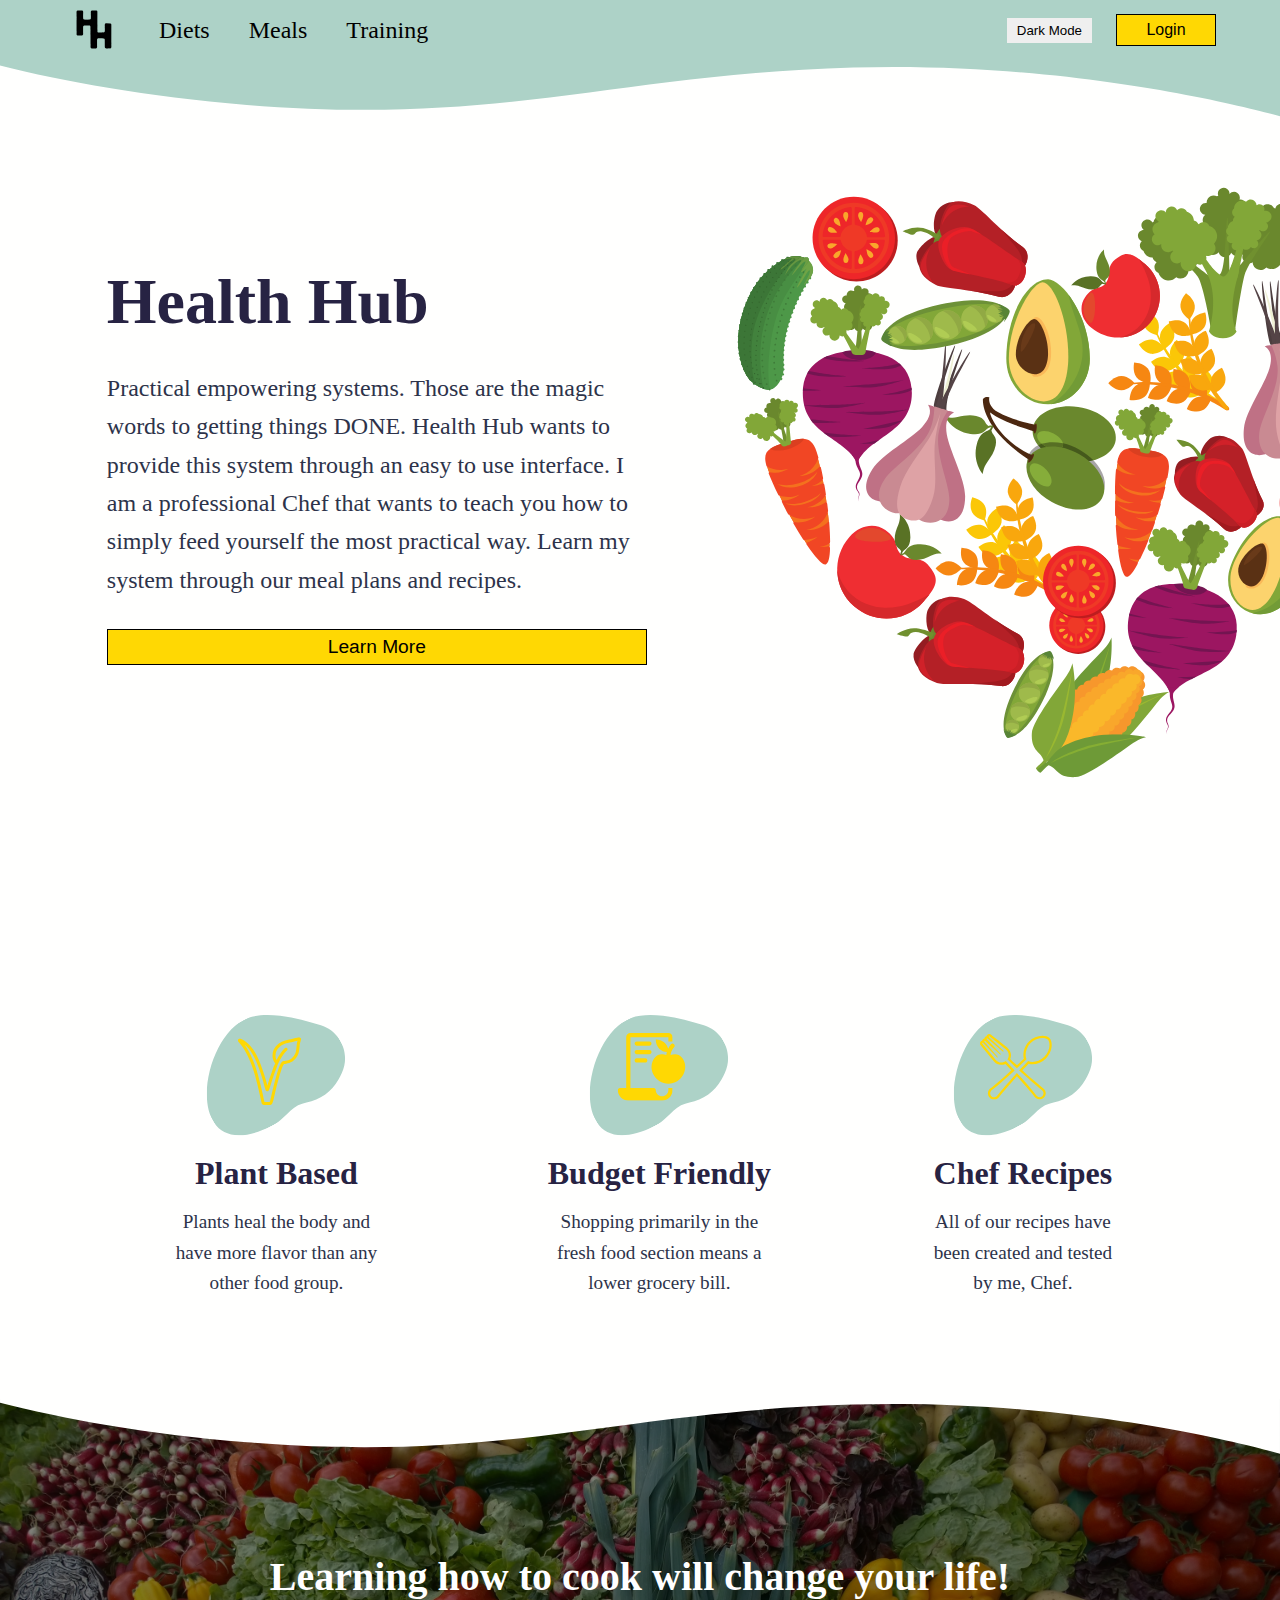
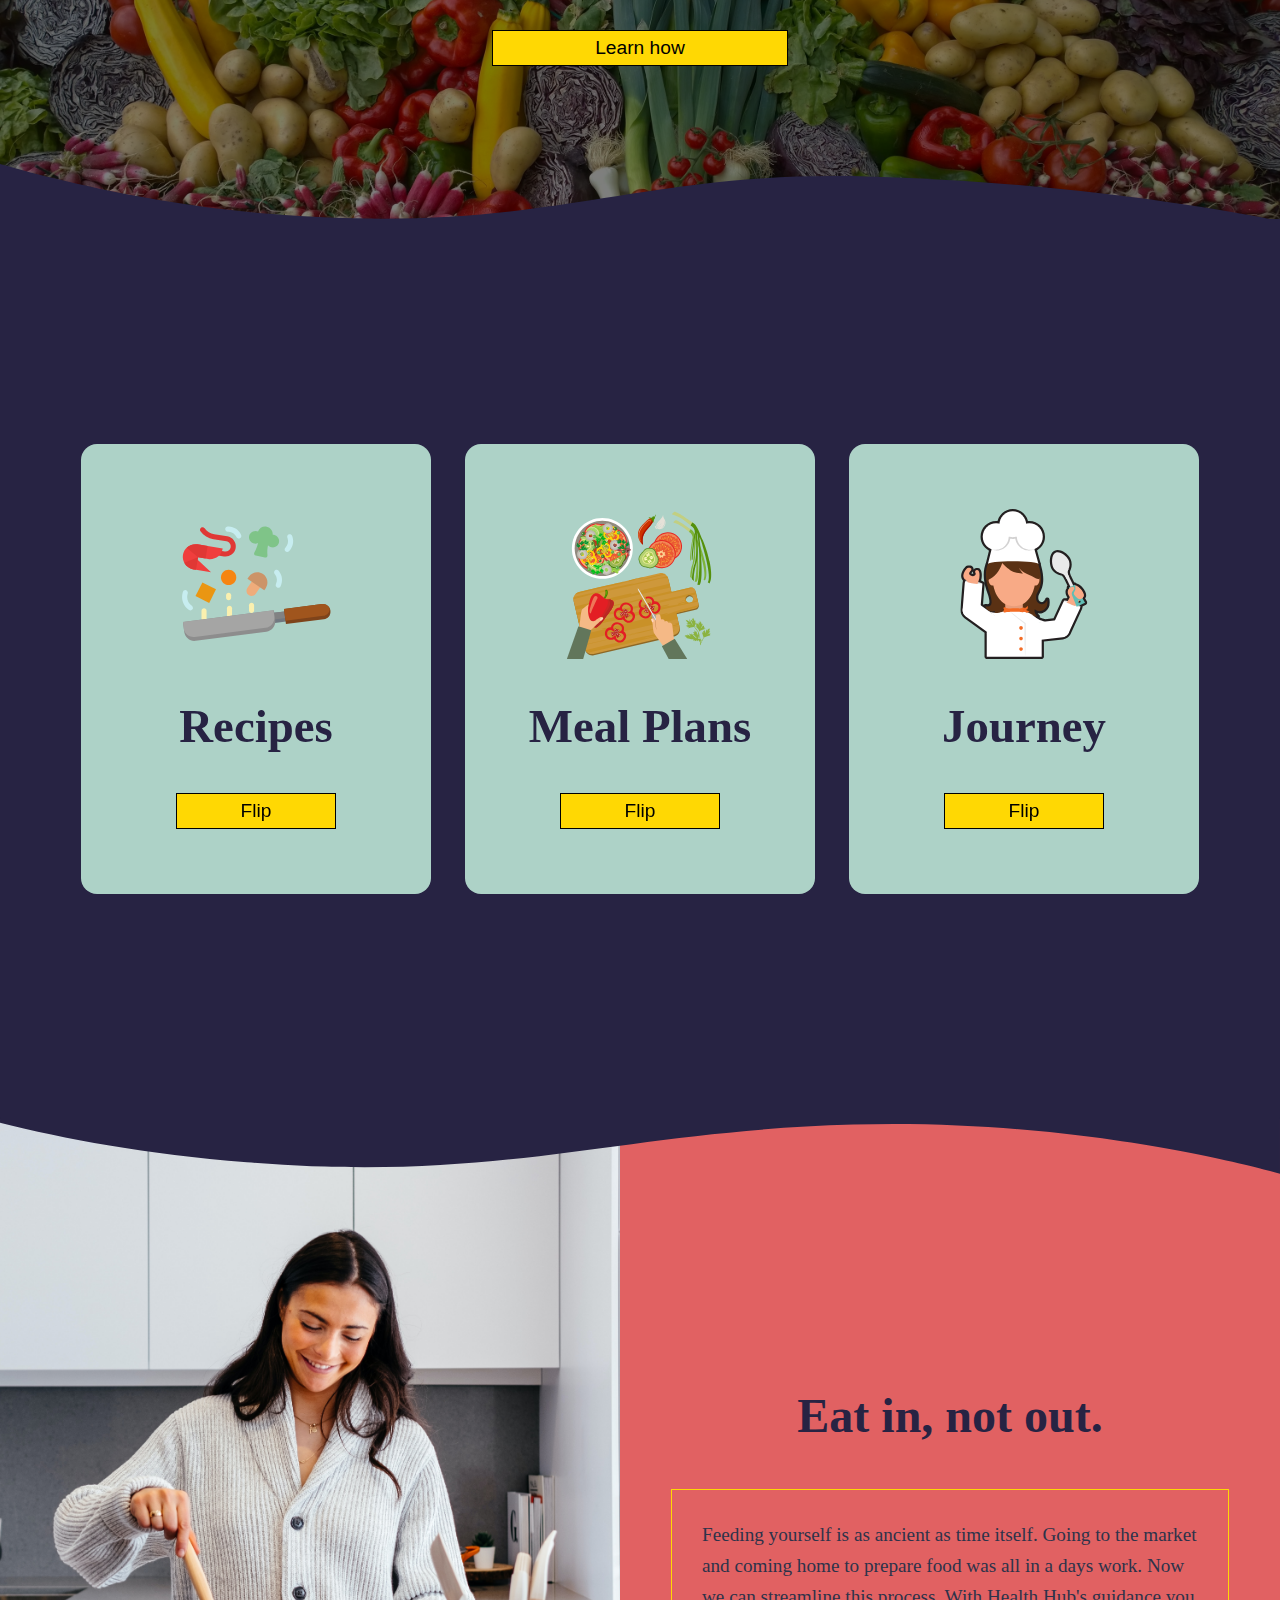
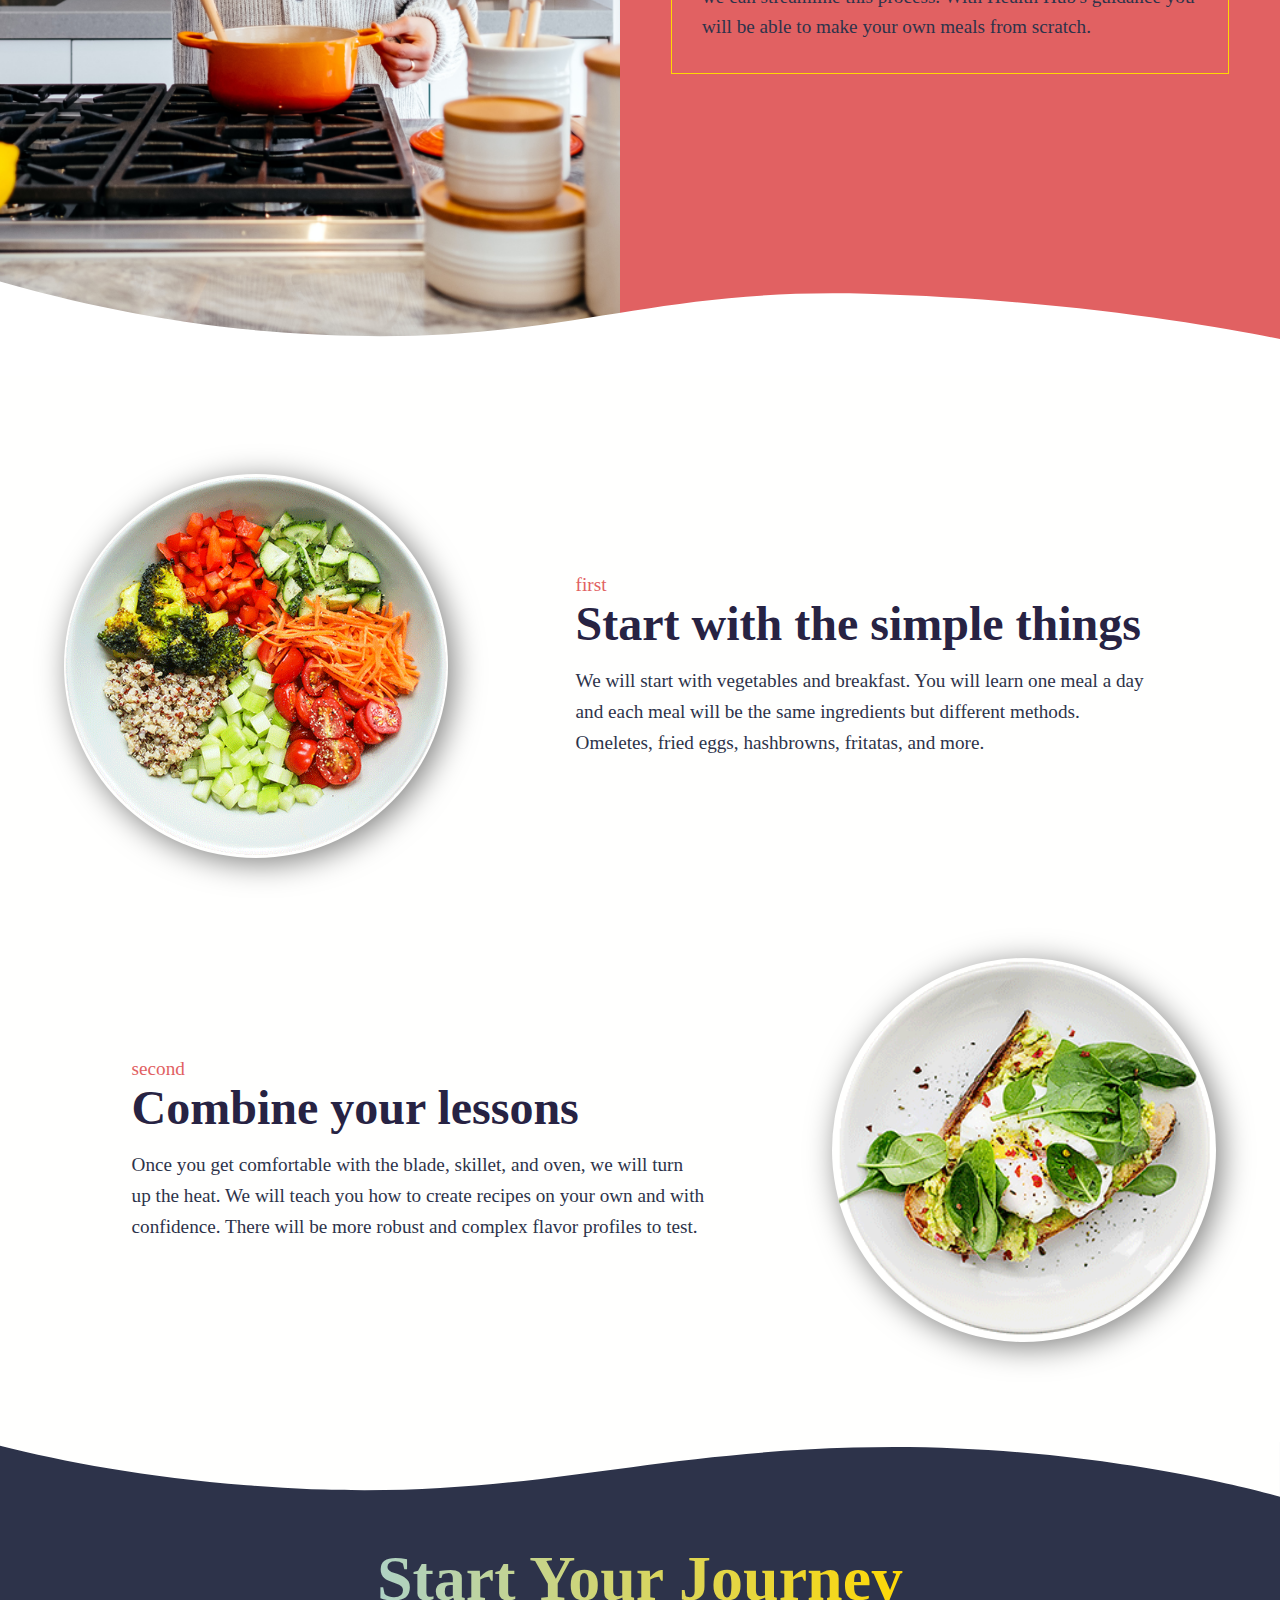
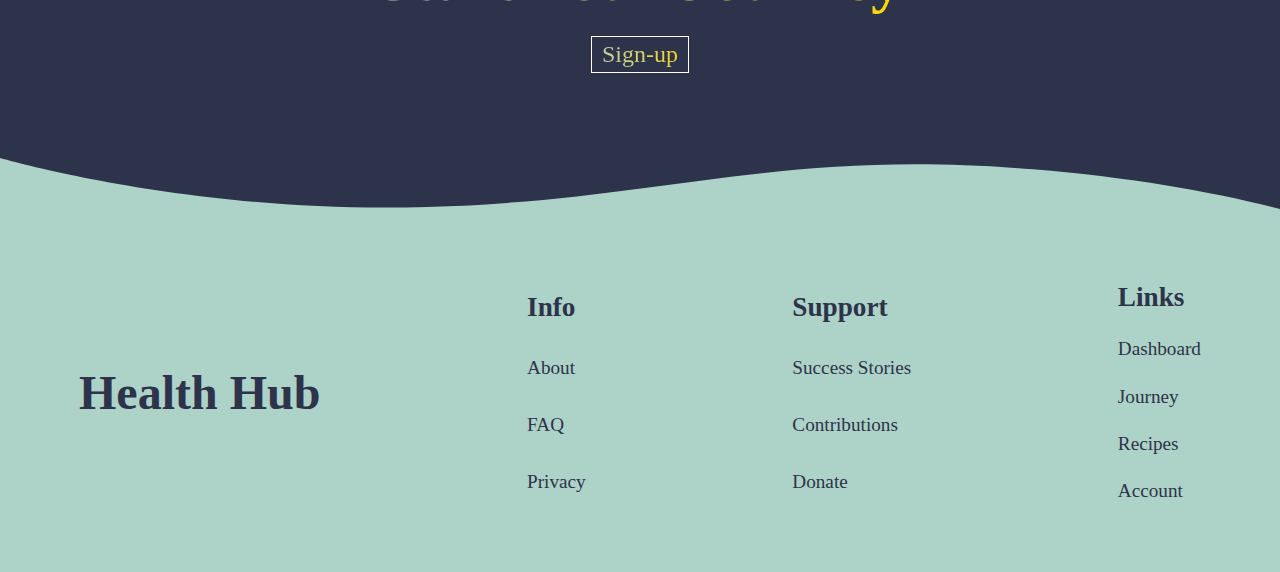
<file: index.html>
<!DOCTYPE html>
<html lang="en">
  <head>
    <meta charset="UTF-8" />
    <meta http-equiv="X-UA-Compatible" content="IE=edge" />
    <meta name="viewport" content="width=device-width, initial-scale=1.0" />
    <link rel="stylesheet" href="./global.css" />
    <link rel="stylesheet" href="./styles/Home/index.css" />
    <title>Health Hub Website</title>
  </head>
  <header>
    <div class="wrapper">
      <div class="links">
        <img
          class="logo"
          src="./assets/logo/black_logo.svg"
          alt="Health Hub Logo"
        />
        <nav>
          <a>Diets</a>
          <a>Meals</a>
          <a>Training</a>
        </nav>
      </div>
      <div class="header-login">
        <button id="dark_mode_switch" class="switch">Dark Mode</button>
        <button id="login" class="btn login">Login</button>
      </div>
    </div>
    <div class="header_wave"></div>
  </header>
  <body>
    <section class="splash">
      <img
        class="food_heart"
        src="./assets/food_heart.svg"
        alt="heart food image"
      />
      <article>
        <h1>Health Hub</h1>
        <p>
          Practical empowering systems. Those are the magic words to getting
          things DONE. Health Hub wants to provide this system through an easy
          to use interface. I am a professional Chef that wants to teach you how
          to simply feed yourself the most practical way. Learn my system
          through our meal plans and recipes.
        </p>
        <button class="btn">Learn More</button>
      </article>
    </section>
    <section class="features">
      <div class="wrapper">
        <div>
          <img
            class="plant"
            src="assets/sect_2_icons/plant.svg"
            alt="Vegan Icon"
          />
          <h2>Plant Based</h2>
          <p>
            Plants heal the body and have more flavor than any other food group.
          </p>
        </div>
        <div>
          <img
            class="budget"
            src="assets/sect_2_icons/budget.svg"
            alt="Budget Icon"
          />
          <h2>Budget Friendly</h2>
          <p>
            Shopping primarily in the fresh food section means a lower grocery
            bill.
          </p>
        </div>
        <div>
          <img
            class="chef"
            src="assets/sect_2_icons/chef.svg"
            alt="Utensil Icon"
          />
          <h2>Chef Recipes</h2>
          <p>All of our recipes have been created and tested by me, Chef.</p>
        </div>
      </div>
    </section>
    <section class="food_wave">
      <div id="top-wave_home-sect-two" class="top_wave"></div>
      <div class="bottom_wave"></div>
      <div class="overlay">
        <h1>Learning how to cook will change your life!</h1>
        <button class="btn">Learn how</button>
      </div>
    </section>
    <section class="cards">
      <div class="wrapper">
        <div class="scene">
          <div class="card">
            <div class="card_face front">
              <img src="./assets/img_pack/1.svg" alt="icon" />
              <h3>Recipes</h3>
              <button class="btn flipButton">Flip</button>
            </div>
            <div class="card_face back">
              <img src="./assets/img_pack/1.svg" alt="icon" />
              <h1>Recipes Image</h1>
            </div>
          </div>
        </div>
        <div class="scene">
          <div class="card">
            <div class="card_face front">
              <img src="./assets/img_pack/2.svg" alt="icon" />
              <h3>Meal Plans</h3>
              <button class="btn flipButton">Flip</button>
            </div>
            <div class="card_face back">
              <h1>Hello</h1>
            </div>
          </div>
        </div>
        <div class="scene">
          <div class="card">
            <div class="card_face front">
              <img src="./assets/img_pack/3.svg" alt="icon" />
              <h3>Journey</h3>
              <button class="btn flipButton">Flip</button>
            </div>
            <div class="card_face back">
              <h1>Hello</h1>
            </div>
          </div>
        </div>
    </section>
    <section class="info">
      <div class="top_wave"></div>
      <div class="image"></div>
      <article>
        <h1>Eat in, not out.</h1>
        <p>
          Feeding yourself is as ancient as time itself. Going to the market and coming home to prepare food was all in a days work. Now we can streamline this process. With Health Hub's guidance you will be able to make your own meals from scratch.
        </p>
      </article>
      <div class="bottom_wave"></div>
    </section>
    <section class="bowls">
      <div class="wrapper">
        <div class="container">
          <img class="one" src="./assets/plates/buddha_bowl.png" alt="buddha bowl">
          <article>
            <span>first</span>
            <h1>Start with the simple things</h1>
            <p>We will start with vegetables and breakfast. You will learn one meal a day and each meal will be the same ingredients but different methods.
              Omeletes, fried eggs, hashbrowns, fritatas, and more.
            </p>
          </article>
        </div>
        <div class="container">
          <img class="two" src="./assets/plates/avacado_toast.png" alt="avacado toast">
          <article>
            <span>second</span>
            <h1>Combine your lessons</h1>
            <p>
              Once you get comfortable with the blade, skillet, and oven, we will turn up the heat. We will teach you how to create recipes on your own and with confidence. There will be more robust and complex flavor profiles to test.
            </p>
          </article>
        </div>
      </div>
    </section>
    <section class="banner">
      <div class="top_wave"></div>
      <h1>Start Your Journey</h1>
      <a href="">Sign-up</a>
      <div class="bottom_wave"></div>
    </section>
    <footer>
      <div class="top_wave"></div>
      <div id="mobile" class="wrapper">
      <a href=""><img src="./assets/footer/dashboard.svg" alt="dash icon"></a>
      <a href=""><img src="./assets/footer/journey.svg" alt="journey icon"></a>
      <a href=""><img src="./assets/footer/recipe.svg" alt="recipe icon"></a>
      <a href=""><img src="./assets/footer/account.svg" alt="account icon"></a>
    </div>
    <div class="wrapper">
      <a href=""><h1>Health Hub</h1></a>
      <menu>
        <h2>Info</h2>
        <a href="">About</a>
        <a href="">FAQ</a>
        <a href="">Privacy</a>
      </menu>
      <menu>
        <h2>Support</h2>
        <a href="">Success Stories</a>
        <a href="">Contributions</a>
        <a href="">Donate</a>
      </menu>
      <menu>
        <h2>Links</h2>
        <a href="">Dashboard</a>
        <a href="">Journey</a>
        <a href="">Recipes</a>
        <a href="">Account</a>
      </menu>
    </div>
    </footer>
    <script type="module" src="./index.js"></script>
  </body>
</html>
</file>
<file: global.css>
@import url("./styles/components/header.css");
@import url("./styles/components/button.css");
@import url("./styles/components/wave.css");
@import url("./styles/components/wrapper.css");
@import url("./styles/components/section.css");
@import url("./styles/components/footer.css");

* {
  margin: 0;
  box-sizing: border-box;
}

:root {
  --background: #fffffe;
  --heading: #272343;
  --paragraph: #2d334a;
  --button: #ffd803;
  --button_text: #272343;
  --lt-highlight: #ffd803;
  --lt-main: #fffffe;
  --lt-secondary: #e3f6f5;
  --lt-tertiary: #bae8e8;
  --navbar: #add2c7;
  --border: "#272343";
  --article_background: hsla(37, 57%, 97%, 0.9);

  --dk-background: #004643;
  --dk-headline: #fffffe;
  --dk-paragraph: #abd1c6;
  --dk-button: #f9bc60;
  --dk-button_text: #001e1d;
  --dk-highlight: #f9bc60;
  --dk-main: #e8e4e6;
  --dk-secondary: #abd1c6;
  --dk-tertiary: #e16162;
  --dk-article_background: hsla(0, 5%, 20%, 0.9);

  /*Fonts*/
  --xs: 1rem;
  --sm: 1.2rem;
  --base: 1.5rem;
  --md: 2rem;
  --reg: 2.5rem;
  --lg: 3rem;
  --xl: 4rem;
  --xxl: 5.2rem;

  --std-max_width: 2200px;
  --std-max_height: 1500px;
}

html {
  background: var(--background);
}
body {
  overflow-x: hidden;
}
h1,
h2,
h3,
h4,
h5 {
  color: var(--heading);
}
p {
  line-height: 1.6;
  color: var(--paragraph);
}
a {
  text-decoration: none;
  color: inherit;
}
/*Mobile*/
@media (min-width: 400px) {
}
/*Xs*/
@media (min-width: 500px) {
}
/*Sm*/
@media (min-width: 640px) {
}
/*Md*/
@media (min-width: 768px) {
}
/*Lg*/
@media (min-width: 1024px) {
}
/*Xl*/
@media (min-width: 1280px) {
}
/*2xl*/
@media (min-width: 1536px) {
}
</file>
<file: styles/Home/index.css>
@import url("./sections/splash.css");
@import url("./sections/features.css");
@import url("./sections/food_wave.css");
@import url("./sections/cards.css");
@import url("./sections/info.css");
@import url("./sections/bowls.css");
@import url("./sections/banner.css");
</file>
